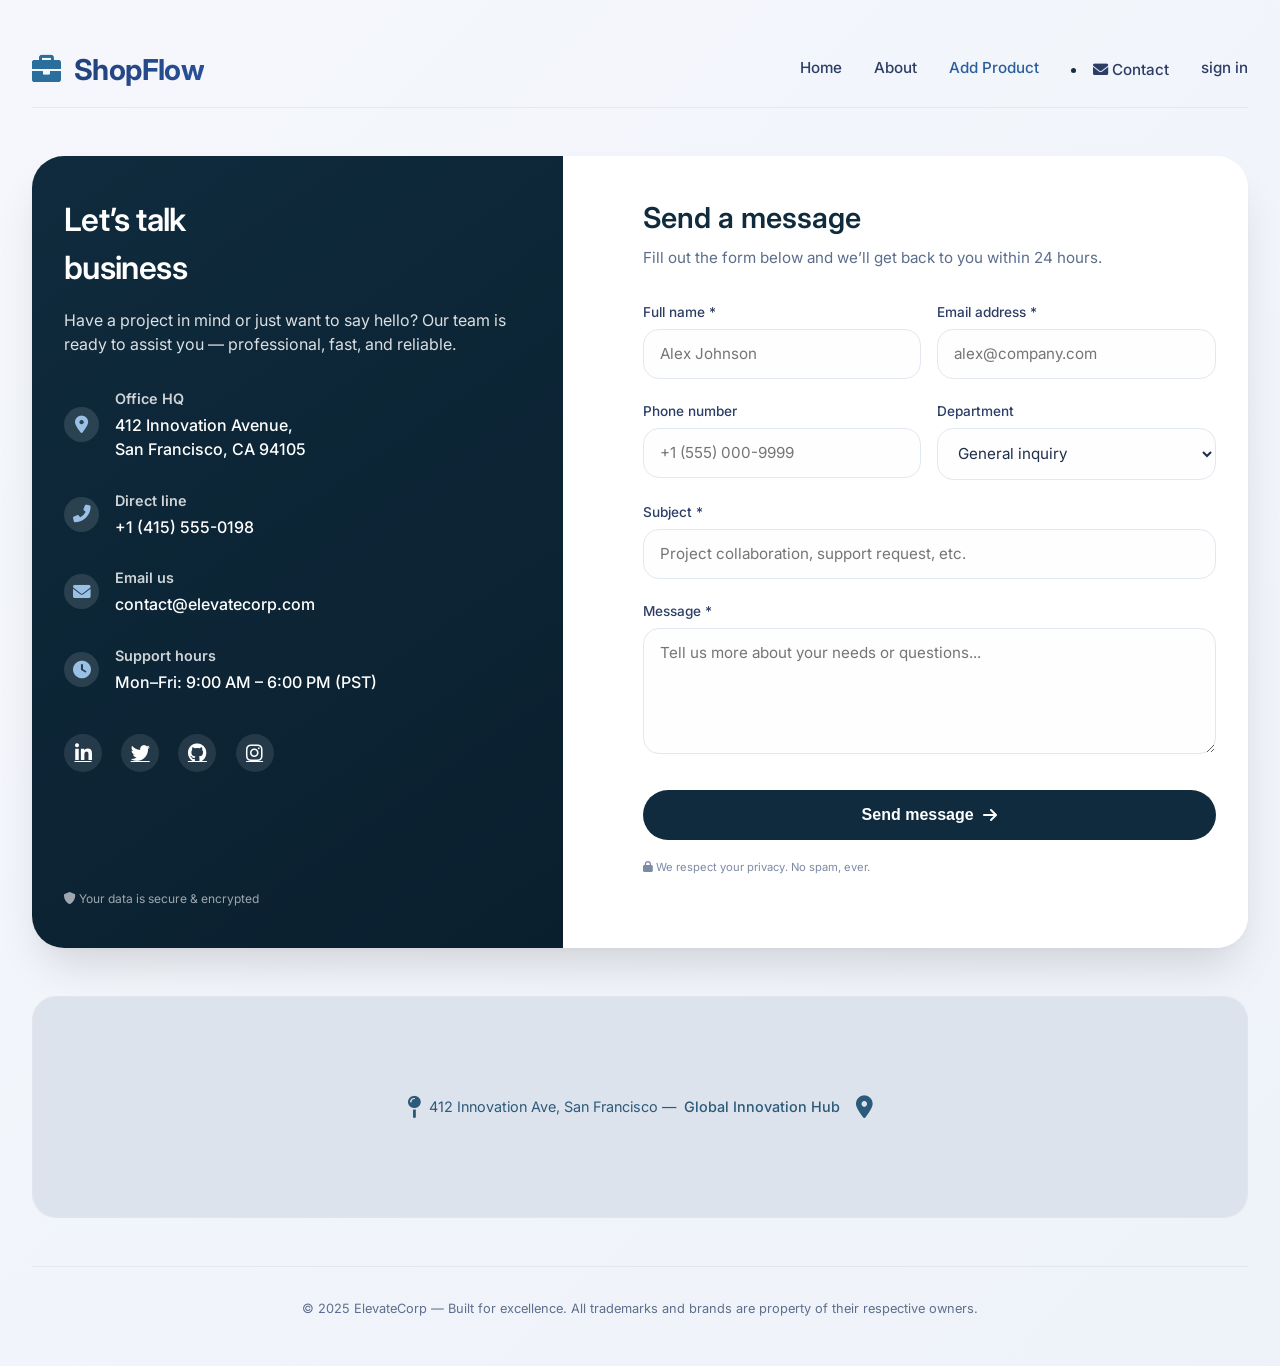
<file: contact-page/index.html>
<!DOCTYPE html>
<html lang="en">

<head>
    <meta charset="UTF-8">
    <meta name="viewport" content="width=device-width, initial-scale=1.0, viewport-fit=cover">
    <title>Professional Contact | Connect with us</title>
    <!-- Google Fonts: clean, modern typography -->
    <link
        href="https://fonts.googleapis.com/css2?family=Inter:opsz,wght@14..32,300;14..32,400;14..32,500;14..32,600;14..32,700&display=swap"
        rel="stylesheet">
    <!-- Font Awesome 6 (free icons) -->
    <link rel="stylesheet" href="https://cdnjs.cloudflare.com/ajax/libs/font-awesome/6.0.0-beta3/css/all.min.css">
    <style>
        * {
            margin: 0;
            padding: 0;
            box-sizing: border-box;
        }

        body {
            font-family: 'Inter', sans-serif;
            background: linear-gradient(135deg, #f5f7fc 0%, #eef2f9 100%);
            color: #1a2c3e;
            line-height: 1.5;
            scroll-behavior: smooth;
        }

        /* modern container */
        .container {
            max-width: 1280px;
            margin: 0 auto;
            padding: 3rem 2rem;
        }

        /* header / nav placeholder (minimal but elegant) */
        .top-bar {
            display: flex;
            justify-content: space-between;
            align-items: center;
            flex-wrap: wrap;
            gap: 1rem;
            margin-bottom: 3rem;
            padding-bottom: 1rem;
            border-bottom: 1px solid rgba(0, 0, 0, 0.05);
        }

        .logo {
            font-size: 1.8rem;
            font-weight: 700;
            letter-spacing: -0.02em;
            background: linear-gradient(120deg, #1e3c72, #2a5298);
            -webkit-background-clip: text;
            background-clip: text;
            color: transparent;
        }

        .nav-links {
            display: flex;
            gap: 2rem;
        }

        .nav-links a {
            text-decoration: none;
            font-weight: 500;
            color: #2c3e66;
            transition: color 0.2s ease;
            font-size: 0.95rem;
        }

        .nav-links a:hover,
        .nav-links a.active {
            color: #2a5f9e;
        }

        /* main contact grid */
        .contact-grid {
            display: grid;
            grid-template-columns: 1fr 1.2fr;
            gap: 3rem;
            background: #ffffff;
            border-radius: 2rem;
            box-shadow: 0 25px 45px -12px rgba(0, 0, 0, 0.15), 0 2px 5px rgba(0, 0, 0, 0.02);
            overflow: hidden;
            transition: all 0.3s;
        }

        /* left info panel */
        .info-panel {
            background: linear-gradient(145deg, #0f2b3d, #0a1f2e);
            padding: 2.5rem 2rem;
            color: white;
            display: flex;
            flex-direction: column;
            justify-content: space-between;
        }

        .info-panel h2 {
            font-size: 2rem;
            font-weight: 600;
            margin-bottom: 1rem;
            letter-spacing: -0.02em;
        }

        .info-panel .tagline {
            font-size: 1rem;
            line-height: 1.5;
            opacity: 0.85;
            margin-bottom: 2rem;
            font-weight: 400;
        }

        .contact-details {
            margin: 2rem 0 2.5rem 0;
            display: flex;
            flex-direction: column;
            gap: 1.8rem;
        }

        .contact-item {
            display: flex;
            align-items: center;
            gap: 1rem;
        }

        .contact-item i {
            width: 2.2rem;
            height: 2.2rem;
            background: rgba(255, 255, 255, 0.12);
            border-radius: 50%;
            display: inline-flex;
            align-items: center;
            justify-content: center;
            font-size: 1.1rem;
            color: #9bc0e6;
        }

        .contact-item div strong {
            display: block;
            font-weight: 600;
            font-size: 0.9rem;
            opacity: 0.8;
            margin-bottom: 0.2rem;
        }

        .contact-item div p,
        .contact-item div a {
            font-weight: 500;
            color: white;
            text-decoration: none;
            transition: opacity 0.2s;
        }

        .contact-item div a:hover {
            opacity: 0.8;
            text-decoration: underline;
        }

        .social-links {
            display: flex;
            gap: 1.2rem;
            margin-top: 1rem;
        }

        .social-links a {
            background: rgba(255, 255, 255, 0.1);
            width: 38px;
            height: 38px;
            border-radius: 40px;
            display: inline-flex;
            align-items: center;
            justify-content: center;
            color: white;
            font-size: 1.2rem;
            transition: all 0.2s ease;
        }

        .social-links a:hover {
            background: #2a6f9c;
            transform: translateY(-3px);
        }

        /* right form panel */
        .form-panel {
            padding: 2.5rem 2rem;
            background: white;
        }

        .form-panel h3 {
            font-size: 1.8rem;
            font-weight: 600;
            color: #0f2b3d;
            margin-bottom: 0.5rem;
        }

        .form-panel p {
            color: #5b6e8c;
            margin-bottom: 2rem;
            font-size: 0.95rem;
        }

        .input-group {
            margin-bottom: 1.4rem;
        }

        .input-group label {
            display: block;
            font-weight: 500;
            font-size: 0.85rem;
            margin-bottom: 0.4rem;
            color: #2c3e66;
        }

        .input-group input,
        .input-group textarea,
        .input-group select {
            width: 100%;
            padding: 0.9rem 1rem;
            border: 1px solid #e2e8f0;
            border-radius: 1rem;
            font-family: 'Inter', sans-serif;
            font-size: 0.95rem;
            background: #fefefe;
            transition: all 0.2s;
            outline: none;
            color: #1f2f47;
        }

        .input-group input:focus,
        .input-group textarea:focus,
        .input-group select:focus {
            border-color: #2a6f9c;
            box-shadow: 0 0 0 3px rgba(42, 111, 156, 0.15);
        }

        .row-2cols {
            display: grid;
            grid-template-columns: 1fr 1fr;
            gap: 1rem;
        }

        .btn-submit {
            background: #0f2b3d;
            color: white;
            border: none;
            padding: 1rem 1.6rem;
            font-size: 1rem;
            font-weight: 600;
            border-radius: 2rem;
            width: 100%;
            cursor: pointer;
            transition: all 0.25s ease;
            display: inline-flex;
            align-items: center;
            justify-content: center;
            gap: 0.6rem;
            margin-top: 0.5rem;
        }

        .btn-submit i {
            font-size: 1rem;
            transition: transform 0.2s;
        }

        .btn-submit:hover {
            background: #1e4a6e;
            transform: translateY(-2px);
            box-shadow: 0 10px 20px -8px rgba(15, 43, 61, 0.3);
        }

        .btn-submit:hover i {
            transform: translateX(4px);
        }

        /* toast / form feedback */
        .form-feedback {
            margin-top: 1.2rem;
            padding: 0.8rem;
            border-radius: 1rem;
            font-size: 0.85rem;
            font-weight: 500;
            text-align: center;
            display: none;
        }

        .form-feedback.success {
            background: #e0f2e9;
            color: #1e6f3f;
            display: block;
            border-left: 4px solid #2c9b5e;
        }

        .form-feedback.error {
            background: #fee9e6;
            color: #bc4e2c;
            display: block;
            border-left: 4px solid #e26d4a;
        }

        /* responsive design */
        @media (max-width: 880px) {
            .contact-grid {
                grid-template-columns: 1fr;
                border-radius: 1.5rem;
            }

            .info-panel {
                order: 2;
            }

            .form-panel {
                order: 1;
            }

            .container {
                padding: 1.8rem 1.2rem;
            }

            .top-bar {
                flex-direction: column;
                align-items: flex-start;
            }
        }

        @media (max-width: 550px) {
            .row-2cols {
                grid-template-columns: 1fr;
                gap: 0;
            }

            .info-panel h2 {
                font-size: 1.7rem;
            }

            .form-panel h3 {
                font-size: 1.5rem;
            }
        }

        /* map / extra style */
        .map-placeholder {
            margin-top: 3rem;
            border-radius: 1.5rem;
            overflow: hidden;
            background: #eef2f9;
            border: 1px solid rgba(0, 0, 0, 0.05);
        }

        .map-frame {
            background: #dce3ec;
            height: 220px;
            display: flex;
            align-items: center;
            justify-content: center;
            font-size: 0.9rem;
            color: #2c5a7a;
            gap: 8px;
        }

        .map-frame i {
            font-size: 1.4rem;
        }

        footer {
            text-align: center;
            margin-top: 3rem;
            font-size: 0.8rem;
            color: #5e6f8d;
            border-top: 1px solid rgba(0, 0, 0, 0.05);
            padding-top: 2rem;
        }

        a,
        button {
            cursor: pointer;
        }
    </style>
</head>

<body>

    <div class="container">
        <!-- simple professional header -->
        <div class="top-bar">
            <div class="logo">
                <i class="fas fa-briefcase" style="margin-right: 8px; color: #2a6f9c;"></i> ShopFlow
            </div>
            <div class="nav-links">
                <a href="../index.html">Home</a>
                <a href="../about-page/index.html">About</a>
                <a href="../addProject-page/addProject.html" class="active">Add Product</a>
                <li><a href="../contact-page/index.html"><i class="fas fa-envelope"></i> Contact</a></li>
                <a href="../login-page/login.html">sign in</a>

            </div>
        </div>

        <!-- main contact section -->
        <div class="contact-grid">
            <!-- LEFT: professional info & contact details -->
            <div class="info-panel">
                <div>
                    <h2>Let’s talk<br>business</h2>
                    <p class="tagline">Have a project in mind or just want to say hello? Our team is ready to assist you
                        — professional, fast, and reliable.</p>
                    <div class="contact-details">
                        <div class="contact-item">
                            <i class="fas fa-map-marker-alt"></i>
                            <div>
                                <strong>Office HQ</strong>
                                <p>412 Innovation Avenue,<br>San Francisco, CA 94105</p>
                            </div>
                        </div>
                        <div class="contact-item">
                            <i class="fas fa-phone-alt"></i>
                            <div>
                                <strong>Direct line</strong>
                                <p><a href="tel:+1 (415) 555-0198">+1 (415) 555-0198</a></p>
                            </div>
                        </div>
                        <div class="contact-item">
                            <i class="fas fa-envelope"></i>
                            <div>
                                <strong>Email us</strong>
                                <p><a href="mailto:contact@elevatecorp.com">contact@elevatecorp.com</a></p>
                            </div>
                        </div>
                        <div class="contact-item">
                            <i class="fas fa-clock"></i>
                            <div>
                                <strong>Support hours</strong>
                                <p>Mon–Fri: 9:00 AM – 6:00 PM (PST)</p>
                            </div>
                        </div>
                    </div>
                    <div class="social-links">
                        <a href="#" aria-label="LinkedIn"><i class="fab fa-linkedin-in"></i></a>
                        <a href="#" aria-label="Twitter"><i class="fab fa-twitter"></i></a>
                        <a href="#" aria-label="GitHub"><i class="fab fa-github"></i></a>
                        <a href="#" aria-label="Instagram"><i class="fab fa-instagram"></i></a>
                    </div>
                </div>
                <div style="margin-top: 2rem; font-size: 0.75rem; opacity: 0.6;">
                    <i class="fas fa-shield-alt"></i> Your data is secure & encrypted
                </div>
            </div>

            <!-- RIGHT: professional contact form -->
            <div class="form-panel">
                <h3>Send a message</h3>
                <p>Fill out the form below and we’ll get back to you within 24 hours.</p>

                <form id="professionalContactForm" action="#" method="POST">
                    <div class="row-2cols">
                        <div class="input-group">
                            <label for="fullname">Full name *</label>
                            <input type="text" id="fullname" name="fullname" placeholder="Alex Johnson" required>
                        </div>
                        <div class="input-group">
                            <label for="email">Email address *</label>
                            <input type="email" id="email" name="email" placeholder="alex@company.com" required>
                        </div>
                    </div>

                    <div class="row-2cols">
                        <div class="input-group">
                            <label for="phone">Phone number</label>
                            <input type="tel" id="phone" name="phone" placeholder="+1 (555) 000-9999">
                        </div>
                        <div class="input-group">
                            <label for="department">Department</label>
                            <select id="department" name="department">
                                <option value="general">General inquiry</option>
                                <option value="sales">Sales & partnerships</option>
                                <option value="support">Technical support</option>
                                <option value="careers">Careers / HR</option>
                            </select>
                        </div>
                    </div>

                    <div class="input-group">
                        <label for="subject">Subject *</label>
                        <input type="text" id="subject" name="subject"
                            placeholder="Project collaboration, support request, etc." required>
                    </div>

                    <div class="input-group">
                        <label for="message">Message *</label>
                        <textarea id="message" name="message" rows="5"
                            placeholder="Tell us more about your needs or questions..." required></textarea>
                    </div>

                    <button type="submit" class="btn-submit">
                        <span>Send message</span> <i class="fas fa-arrow-right"></i>
                    </button>
                    <div id="formFeedback" class="form-feedback"></div>
                </form>
                <p style="font-size: 0.7rem; margin-top: 1.2rem; color: #7c8aa5;">
                    <i class="fas fa-lock"></i> We respect your privacy. No spam, ever.
                </p>
            </div>
        </div>

        <!-- optional: elegant map placeholder (static professional look) -->
        <div class="map-placeholder">
            <div class="map-frame">
                <i class="fas fa-map-pin"></i> 412 Innovation Ave, San Francisco — <span style="font-weight:500;">Global
                    Innovation Hub</span>
                <i class="fas fa-location-dot" style="margin-left: 8px;"></i>
            </div>
        </div>

        <footer>
            © 2025 ElevateCorp — Built for excellence. All trademarks and brands are property of their respective
            owners.
        </footer>
    </div>

    <script>
        (function () {
            const form = document.getElementById('professionalContactForm');
            const feedbackDiv = document.getElementById('formFeedback');

            // Helper to show feedback
            function showFeedback(message, type) {
                feedbackDiv.textContent = message;
                feedbackDiv.className = `form-feedback ${type}`;
                // auto hide after 5 sec but keep visible for user experience
                setTimeout(() => {
                    if (feedbackDiv.className.includes(type)) {
                        feedbackDiv.style.opacity = '1';
                        // optionally fade out but better keep until next submit
                    }
                }, 100);
                // scroll feedback into view softly
                feedbackDiv.scrollIntoView({ behavior: 'smooth', block: 'nearest' });
            }

            // clear feedback on new typing? optional but we reset on new submit attempt
            function resetFeedback() {
                feedbackDiv.className = 'form-feedback';
                feedbackDiv.textContent = '';
                feedbackDiv.style.display = 'none';
                // restore display to none after class removal
                setTimeout(() => {
                    if (!feedbackDiv.className.includes('success') && !feedbackDiv.className.includes('error')) {
                        feedbackDiv.style.display = 'none';
                    } else {
                        feedbackDiv.style.display = 'block';
                    }
                }, 10);
            }

            // simple email validator (additional)
            function isValidEmail(email) {
                const re = /^[^\s@]+@([^\s@]+\.)+[^\s@]+$/;
                return re.test(email.trim());
            }

            // handle form submit with professional demo simulation (no actual backend, but perfect UI)
            form.addEventListener('submit', async function (e) {
                e.preventDefault();
                resetFeedback();

                // get fields
                const fullname = document.getElementById('fullname').value.trim();
                const email = document.getElementById('email').value.trim();
                const subject = document.getElementById('subject').value.trim();
                const message = document.getElementById('message').value.trim();
                const phone = document.getElementById('phone').value.trim();
                const department = document.getElementById('department').value;

                // validation
                if (!fullname) {
                    showFeedback('❌ Please enter your full name.', 'error');
                    document.getElementById('fullname').focus();
                    return;
                }
                if (!email) {
                    showFeedback('❌ Email address is required.', 'error');
                    document.getElementById('email').focus();
                    return;
                }
                if (!isValidEmail(email)) {
                    showFeedback('❌ Please provide a valid email (e.g., name@domain.com).', 'error');
                    document.getElementById('email').focus();
                    return;
                }
                if (!subject) {
                    showFeedback('❌ Subject line is missing. Let us know what this is about.', 'error');
                    document.getElementById('subject').focus();
                    return;
                }
                if (!message) {
                    showFeedback('❌ Message cannot be empty. Please write your inquiry.', 'error');
                    document.getElementById('message').focus();
                    return;
                }
                if (message.length < 10) {
                    showFeedback('📝 Please provide at least 10 characters for a detailed message.', 'error');
                    document.getElementById('message').focus();
                    return;
                }

                // simulate server request with delay & show success
                const submitBtn = form.querySelector('.btn-submit');
                const originalBtnText = submitBtn.innerHTML;
                submitBtn.innerHTML = '<i class="fas fa-spinner fa-pulse"></i> Sending...';
                submitBtn.disabled = true;

                try {
                    // Simulate API / network delay (professional mock)
                    await new Promise(resolve => setTimeout(resolve, 1200));

                    // mock success — log to console for dev
                    console.log({
                        fullname,
                        email,
                        phone,
                        department,
                        subject,
                        message,
                        timestamp: new Date().toISOString()
                    });

                    // Show success message
                    showFeedback('✓ Message sent successfully! Our team will contact you shortly.', 'success');
                    // Optionally reset form fields but keep data? Better reset but keep professional feel
                    form.reset();
                    // reset any additional selects to default
                    document.getElementById('department').selectedIndex = 0;
                    // small optional: clear feedback after 6 seconds
                    setTimeout(() => {
                        if (feedbackDiv.className.includes('success')) {
                            feedbackDiv.style.opacity = '0';
                            setTimeout(() => {
                                if (feedbackDiv.className.includes('success')) {
                                    resetFeedback();
                                    feedbackDiv.style.opacity = '';
                                }
                            }, 400);
                        }
                    }, 5000);
                } catch (err) {
                    showFeedback('⚠️ Network error. Please try again later.', 'error');
                } finally {
                    submitBtn.innerHTML = originalBtnText;
                    submitBtn.disabled = false;
                }
            });

            // live style adjustment: re-enable display block for feedback when class changes
            const observer = new MutationObserver(function (mutations) {
                mutations.forEach(function (mutation) {
                    if (mutation.attributeName === 'class') {
                        if (feedbackDiv.className.includes('success') || feedbackDiv.className.includes('error')) {
                            feedbackDiv.style.display = 'block';
                        } else {
                            feedbackDiv.style.display = 'none';
                        }
                    }
                });
            });
            observer.observe(feedbackDiv, { attributes: true });
            // initial hide
            feedbackDiv.style.display = 'none';
        })();
    </script>
</body>

</html>
</file>
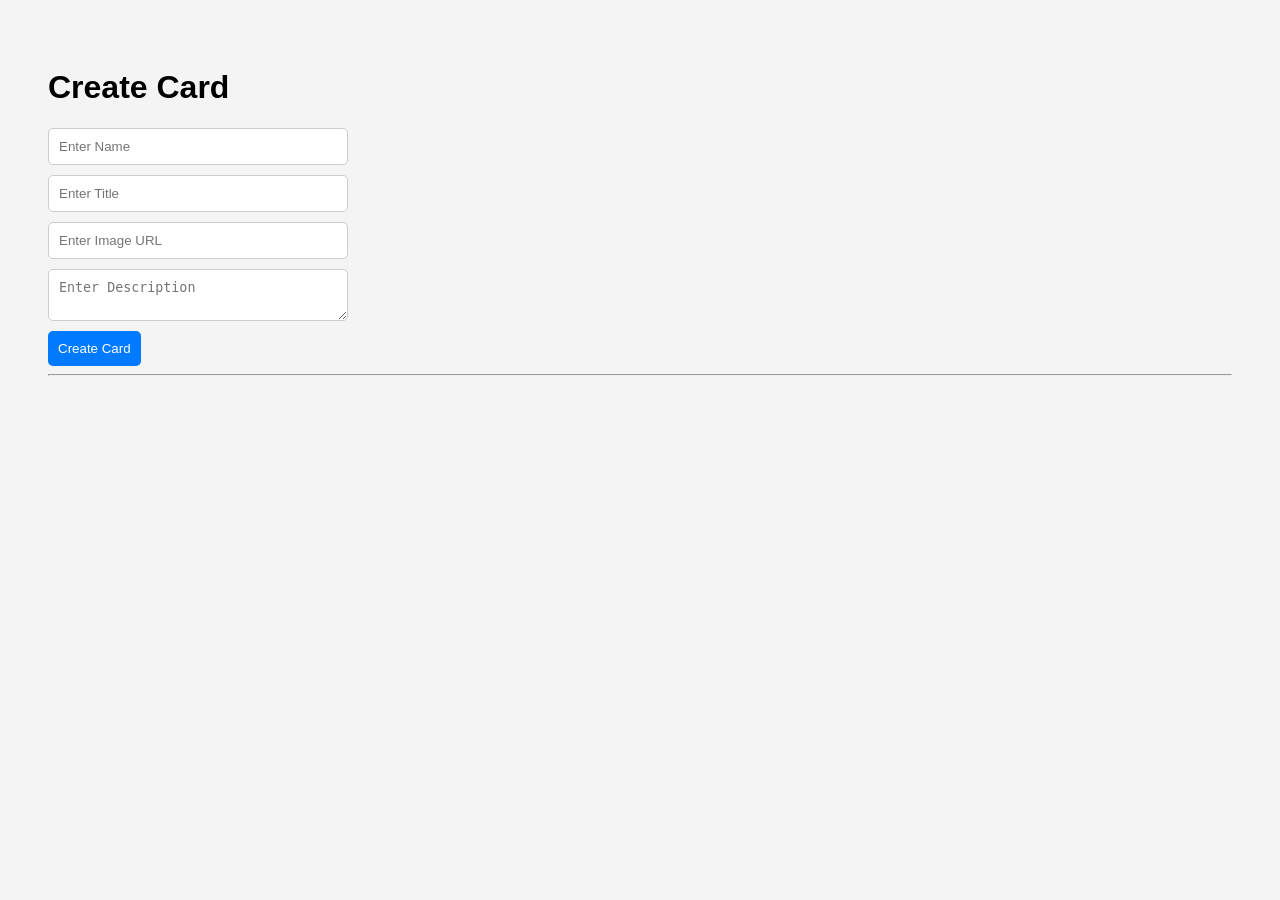
<file: addProject.html>
<!DOCTYPE html>
<html lang="en">

<head>
    <meta charset="UTF-8">
    <title>Dynamic Card Creator</title>
    <link rel="stylesheet" href="addProject.css">
</head>

<body>

    <h1>Create Card</h1>

    <div class="form">

        <input type="text" id="name" placeholder="Enter Name">

        <input type="text" id="title" placeholder="Enter Title">

        <input type="text" id="image" placeholder="Enter Image URL">

        <textarea id="desc" placeholder="Enter Description"></textarea>

        <a href="./login.html"><button onclick="createCard()">Create Card</button></a>
        
    </div>

    <hr>

    <div id="cardContainer"></div>

    <script src="addProject.js"></script>

</body>

</html>
</file>
<file: addProject.css>
body{
font-family: Arial;
background:#f4f4f4;
padding:40px;
}

.form{
width:300px;
display:flex;
flex-direction:column;
gap:10px;
}

input,textarea{
padding:10px;
border:1px solid #ccc;
border-radius:5px;
}

button{
padding:10px;
border:none;
background:#007bff;
color:white;
cursor:pointer;
border-radius:5px;
}

button:hover{
background:#0056b3;
}

#cardContainer{
margin-top:30px;
display:flex;
gap:20px;
flex-wrap:wrap;
}

.card{
width:250px;
background:white;
border-radius:10px;
overflow:hidden;
box-shadow:0 5px 15px rgba(0,0,0,0.2);
}

.card img{
width:100%;
height:150px;
object-fit:cover;
}

.card-content{
padding:15px;
}

.card-content h3{
margin:0;
}

.card-content p{
font-size:14px;
color:#555;
}
</file>
